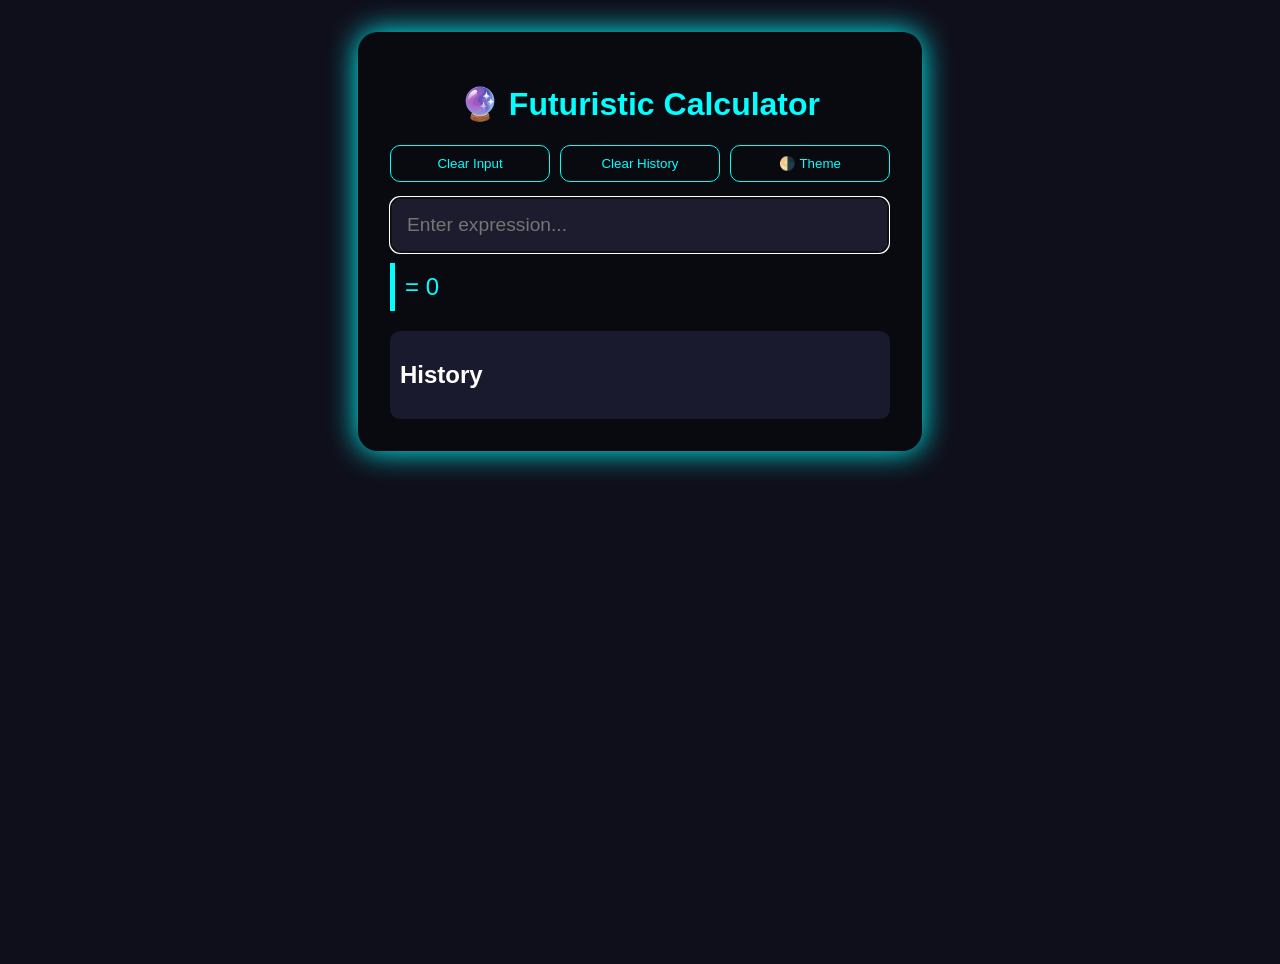
<file: Calculator/index.html>
<!DOCTYPE html>
<html lang="en">
<head>
  <meta charset="UTF-8" />
  <meta name="viewport" content="width=device-width, initial-scale=1.0"/>
  <title>Futuristic Calculator</title>
  <link rel="stylesheet" href="styles.css" />
</head>
<body>
  <div class="calculator">
    <h1>🔮 Futuristic Calculator</h1>

    <div class="controls">
      <button onclick="clearInput()">Clear Input</button>
      <button onclick="clearHistory()">Clear History</button>
      <button id="toggle-theme">🌗 Theme</button>
    </div>

    <input type="text" id="input" placeholder="Enter expression..." autofocus onkeydown="handleKey(event)" />
    <div id="output">= 0</div>

    <div class="history-wrapper">
      <h2>History</h2>
      <div id="history"></div>
    </div>
  </div>

  <script src="script.js"></script>
</body>
</html>
</file>
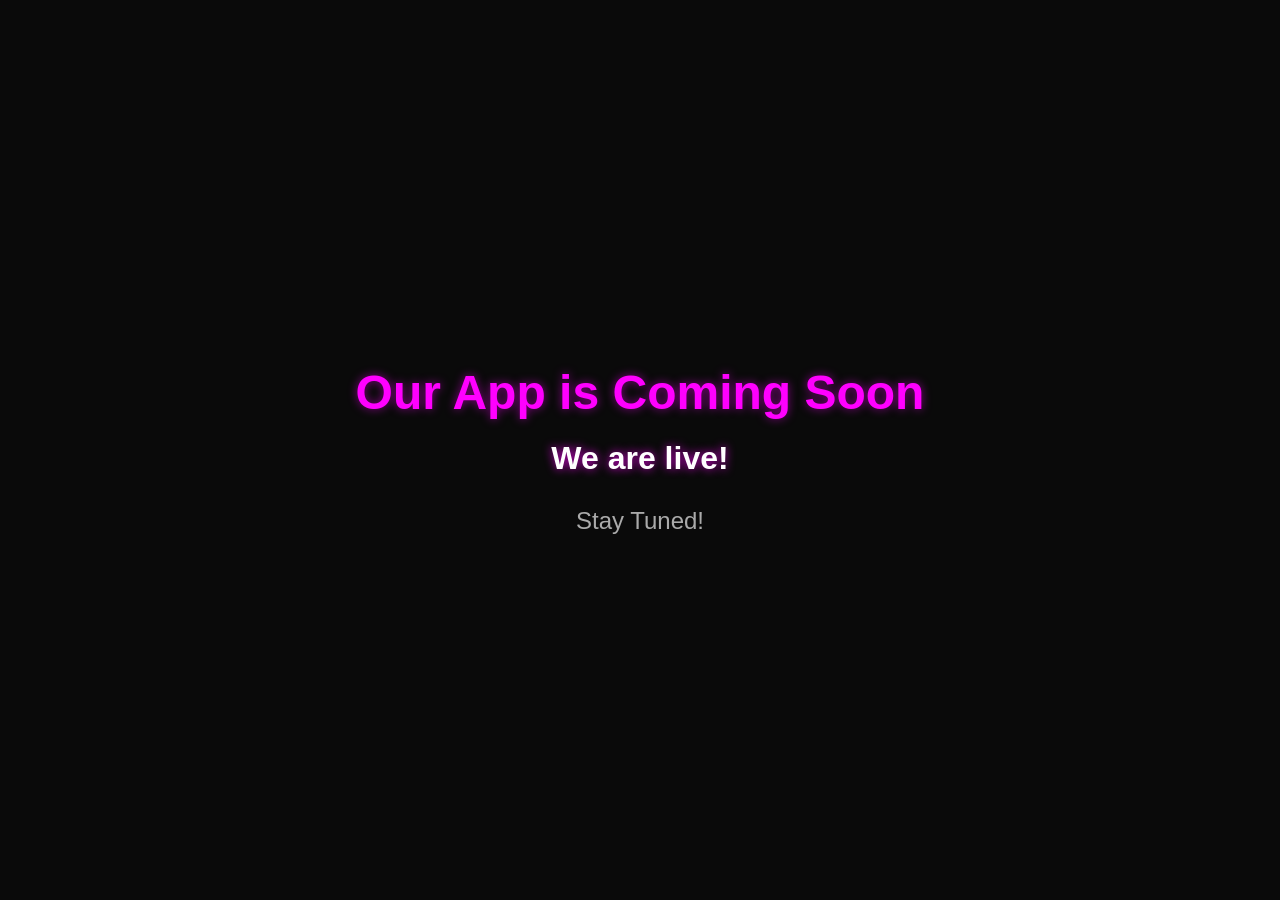
<file: Coming_Soon_Page/index.html>
<!DOCTYPE html>
<html lang="en">
<head>
    <meta charset="UTF-8">
    <meta name="viewport" content="width=device-width, initial-scale=1.0">
    <meta http-equiv="X-UA-Compatible" content="ie=edge">
    <title>Coming Soon</title>
    <!-- Link to External CSS -->
    <link rel="stylesheet" href="style.css">
</head>
<body>

<div class="container">
    <h1>Our App is Coming Soon</h1>
    <div class="countdown" id="countdown"></div>
    <div class="coming-soon-text">Stay Tuned!</div>
</div>

<!-- Link to External JavaScript -->
<script src="script.js"></script>

</body>
</html>
</file>
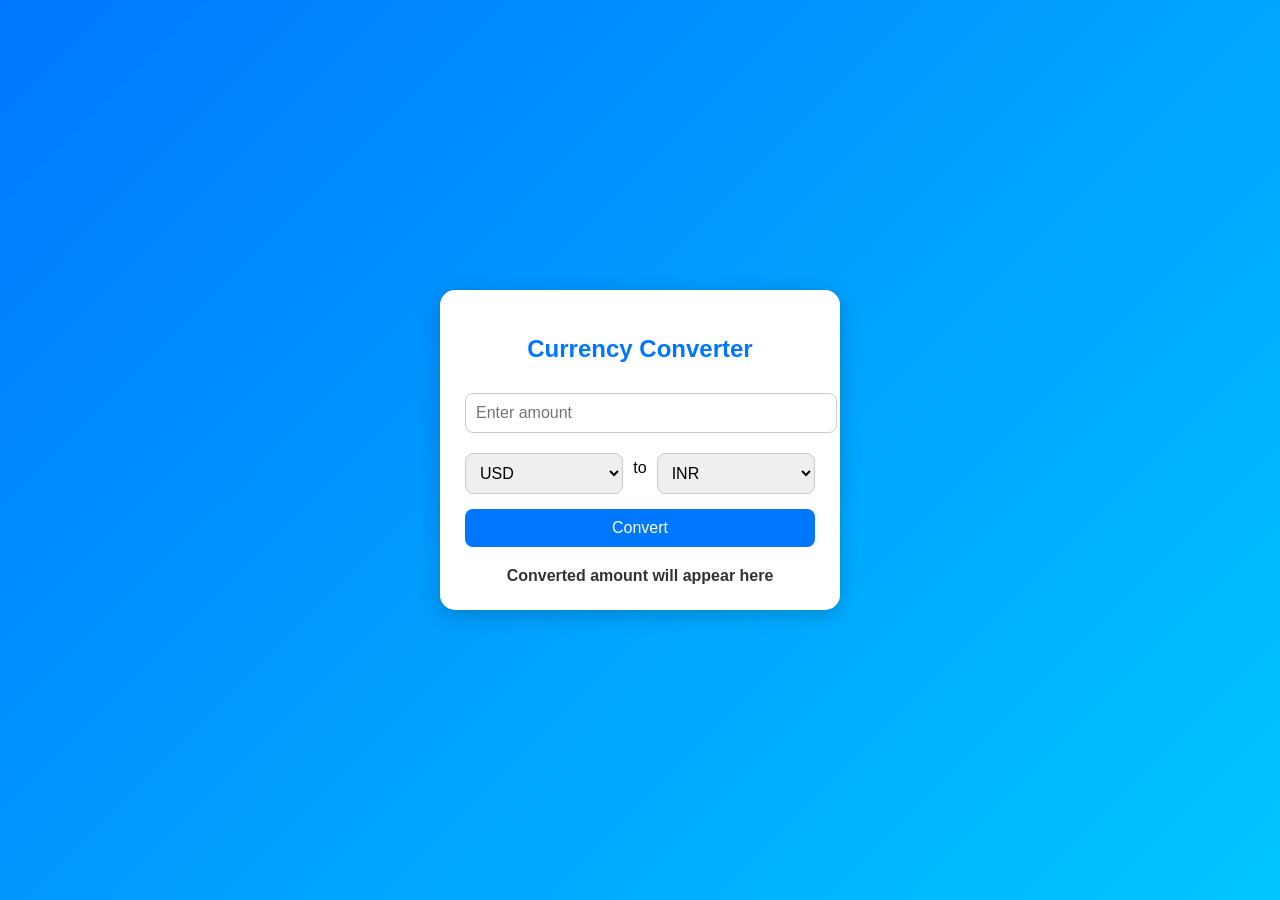
<file: Currency_Converter/index.html>
<!DOCTYPE html>
<html lang="en">
<head>
  <meta charset="UTF-8" />
  <meta name="viewport" content="width=device-width, initial-scale=1.0"/>
  <title>Simple Currency Converter</title>
  <link rel="stylesheet" href="styles.css" />
</head>
<body>
  <div class="container">
    <h2>Currency Converter</h2>
    
    <input type="number" id="amount" placeholder="Enter amount" />
    
    <div class="dropdowns">
      <select id="fromCurrency">
        <option value="USD">USD</option>
        <option value="INR">INR</option>
        <option value="EUR">EUR</option>
      </select>
      <span>to</span>
      <select id="toCurrency">
        <option value="INR">INR</option>
        <option value="USD">USD</option>
        <option value="EUR">EUR</option>
      </select>
    </div>

    <button id="convertBtn">Convert</button>
    
    <div id="result">Converted amount will appear here</div>
  </div>

  <script src="script.js"></script>
</body>
</html>
</file>
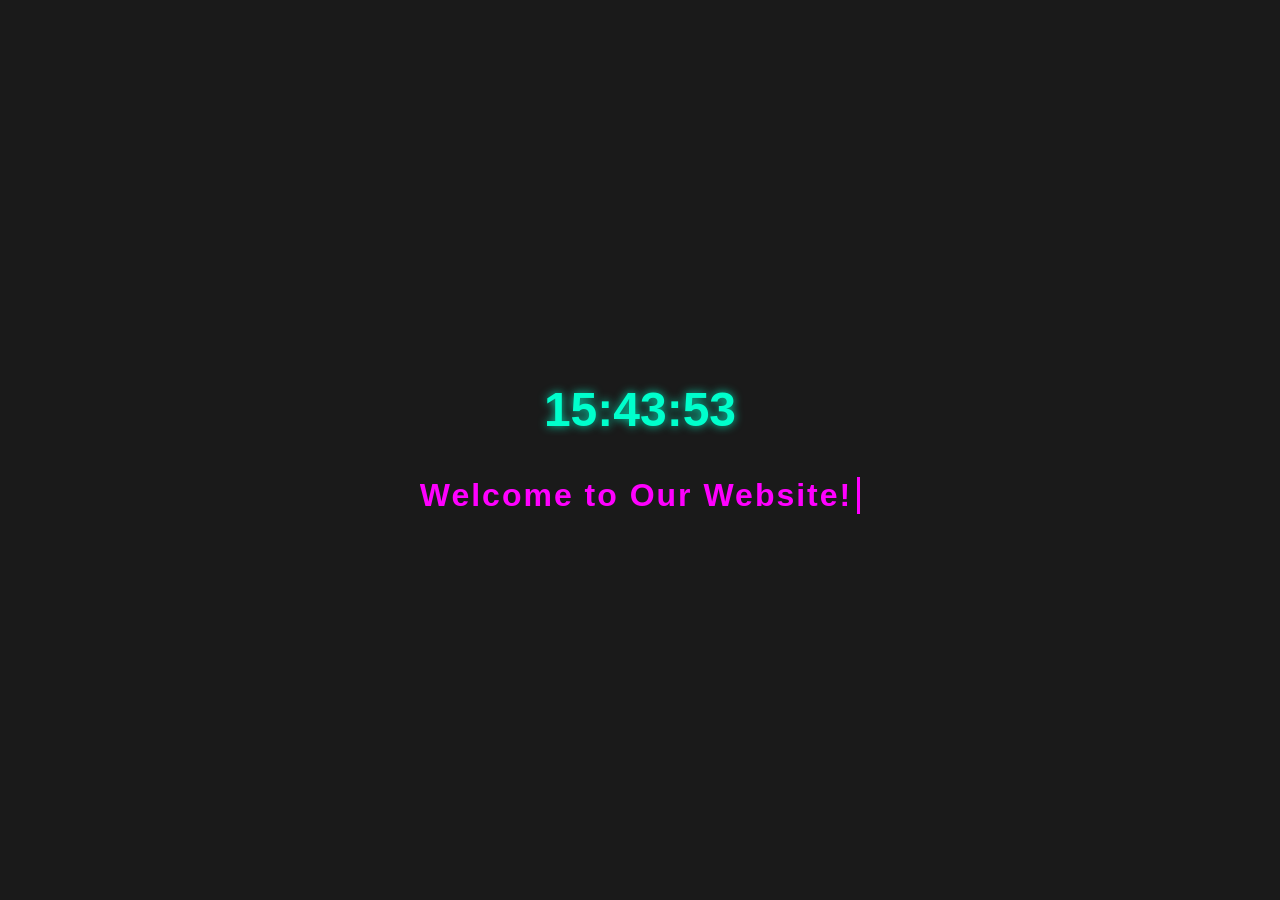
<file: Digital_Clock/index.html>
<!DOCTYPE html>
<html lang="en">
<head>
    <meta charset="UTF-8">
    <meta name="viewport" content="width=device-width, initial-scale=1.0">
    <meta http-equiv="X-UA-Compatible" content="ie=edge">
    <title>Digital Clock & Typing Text</title>
    <!-- Link to External CSS -->
    <link rel="stylesheet" href="style.css">
</head>
<body>

<div class="container">
    <!-- Digital Clock -->
    <div class="clock" id="digitalClock"></div>

    <!-- Typing Text Effect -->
    <div class="typing-text">
        <h2>Welcome to Our Website!</h2>
    </div>
</div>

<!-- Link to External JavaScript -->
<script src="script.js"></script>

</body>
</html>
</file>
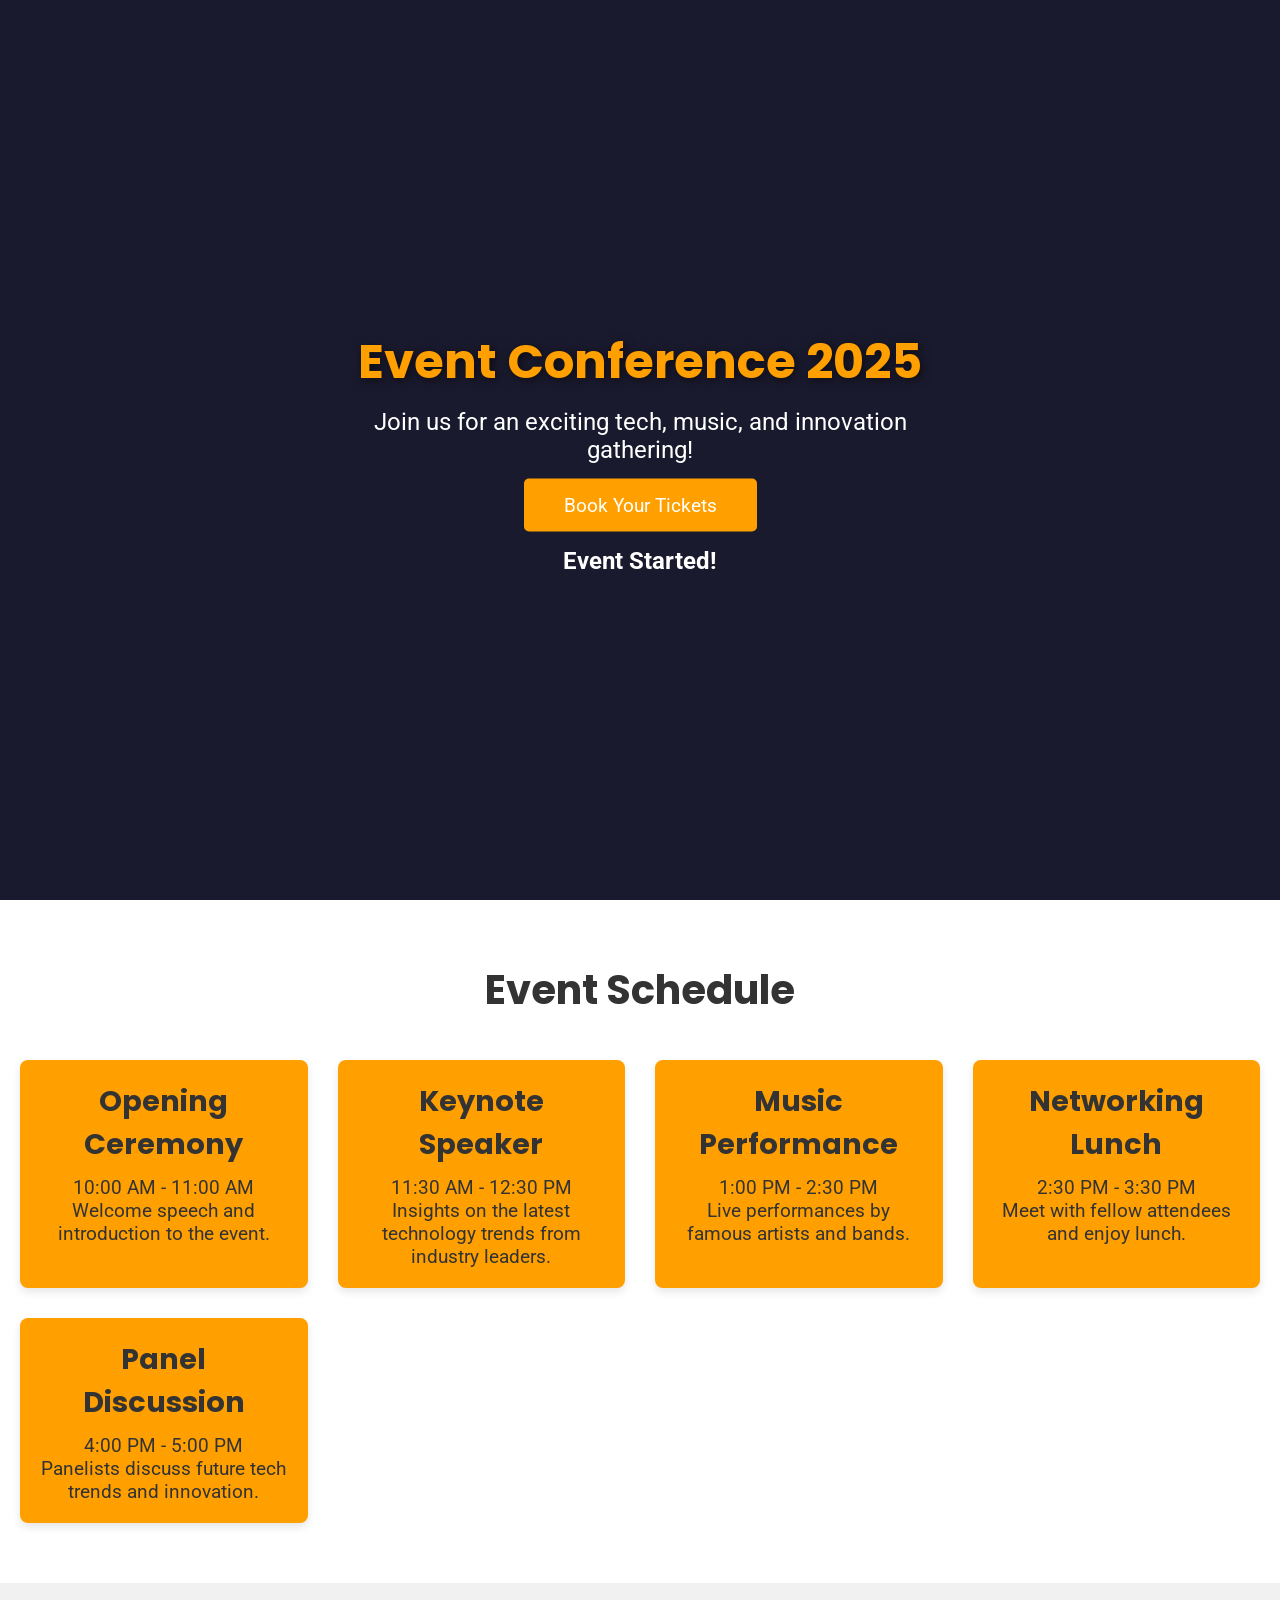
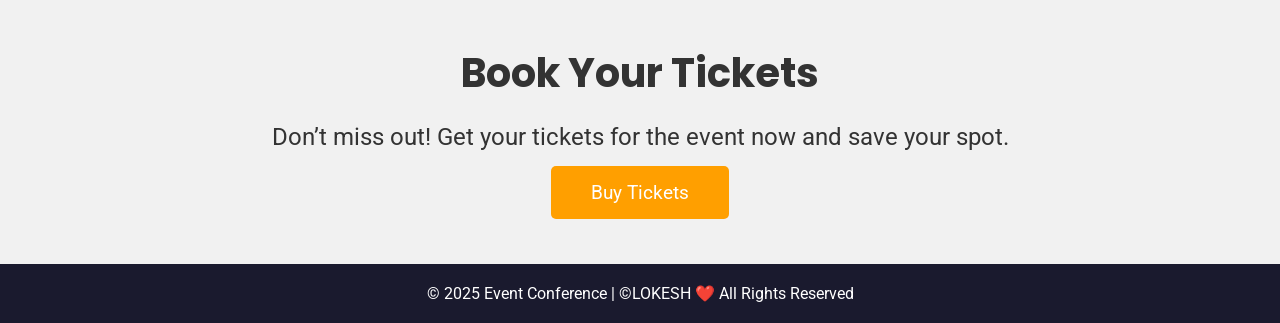
<file: Event_or_Conference_UI/index.html>
<!DOCTYPE html>
<html lang="en">
<head>
    <meta charset="UTF-8">
    <meta name="viewport" content="width=device-width, initial-scale=1.0">
    <meta http-equiv="X-UA-Compatible" content="ie=edge">
    <title>Event Conference 2025</title>
    <link rel="stylesheet" href="style.css">
    <link href="https://fonts.googleapis.com/css2?family=Roboto:wght@400;500&family=Poppins:wght@400;600&display=swap" rel="stylesheet">
</head>
<body>

    <!-- Header Section -->
    <header>
        <div class="hero">
            <h1>Event Conference 2025</h1>
            <p>Join us for an exciting tech, music, and innovation gathering!</p>
            <a href="#tickets" class="cta-btn">Book Your Tickets</a>
            <div id="countdown"></div>
        </div>
    </header>

    <!-- Schedule Section -->
    <section id="schedule" class="schedule">
        <h2>Event Schedule</h2>
        <div class="schedule-grid">
            <div class="schedule-item">
                <h3>Opening Ceremony</h3>
                <p>10:00 AM - 11:00 AM</p>
                <p>Welcome speech and introduction to the event.</p>
            </div>
            <div class="schedule-item">
                <h3>Keynote Speaker</h3>
                <p>11:30 AM - 12:30 PM</p>
                <p>Insights on the latest technology trends from industry leaders.</p>
            </div>
            <div class="schedule-item">
                <h3>Music Performance</h3>
                <p>1:00 PM - 2:30 PM</p>
                <p>Live performances by famous artists and bands.</p>
            </div>
            <div class="schedule-item">
                <h3>Networking Lunch</h3>
                <p>2:30 PM - 3:30 PM</p>
                <p>Meet with fellow attendees and enjoy lunch.</p>
            </div>
            <div class="schedule-item">
                <h3>Panel Discussion</h3>
                <p>4:00 PM - 5:00 PM</p>
                <p>Panelists discuss future tech trends and innovation.</p>
            </div>
        </div>
    </section>

    <!-- Ticket Booking Section -->
    <section id="tickets" class="tickets">
        <h2>Book Your Tickets</h2>
        <p>Don’t miss out! Get your tickets for the event now and save your spot.</p>
        <a href="#" class="cta-btn">Buy Tickets</a>
    </section>

    <!-- Footer Section -->
    <footer>
        <p>&copy; 2025 Event Conference | &copy;LOKESH ❤️ All Rights Reserved</p>
    </footer>

    <script src="script.js"></script>
</body>
</html>
</file>
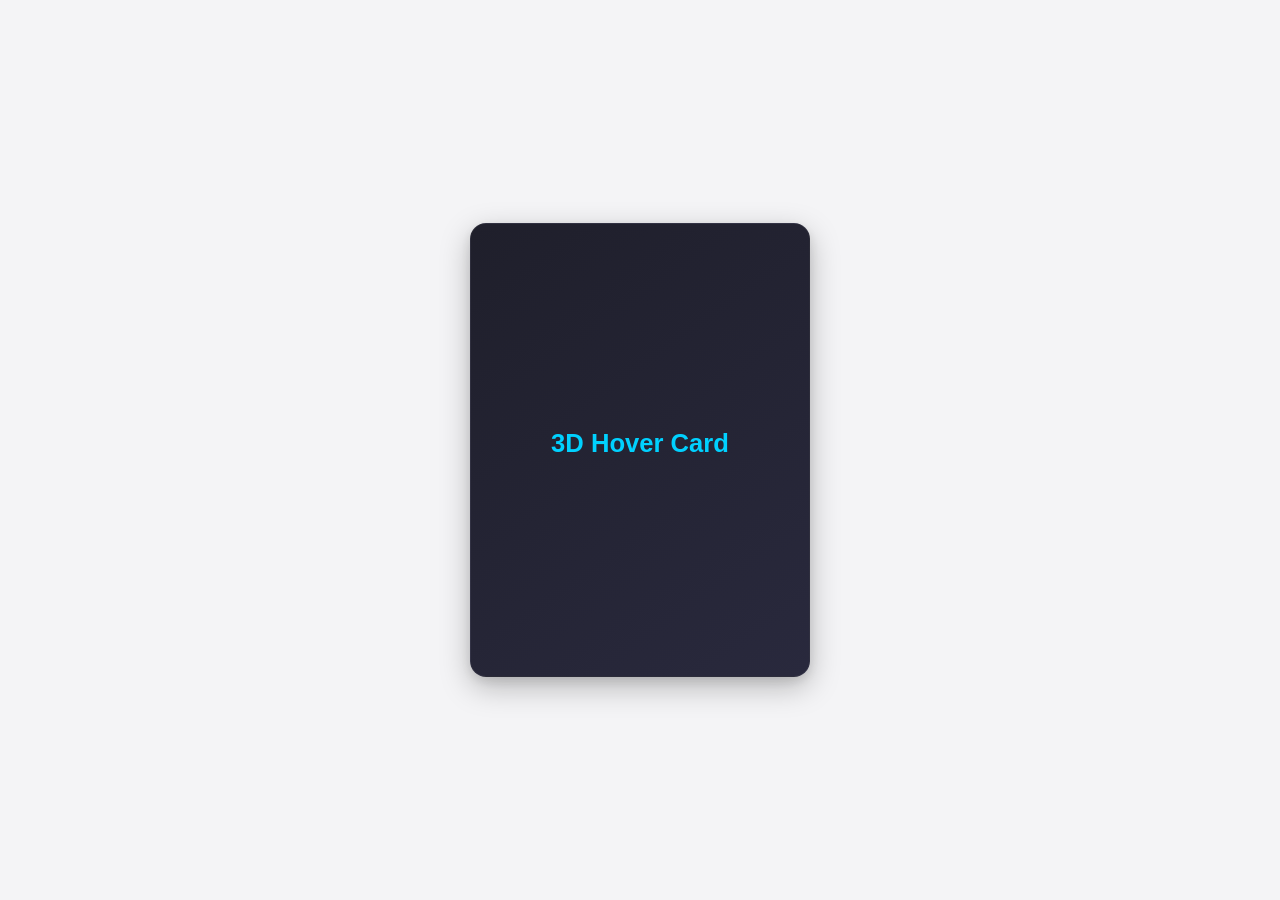
<file: Futuristic_3D_Hover_Card/index.html>
<!DOCTYPE html>
<html lang="en">

<head>
    <meta charset="UTF-8" />
    <meta name="viewport" content="width=device-width, initial-scale=1.0" />
    <title>Futuristic 3D Hover Card</title>
    <link rel="stylesheet" href="styles.css" />
</head>

<body>
    <div class="card">
        <div class="card-inner">
            <div class="card-front">
                <h2>3D Hover Card</h2>
            </div>
            <div class="card-back">
                <p>This is a clean 3D flip card with professional design.</p>
                <button>Flip Back</button>
            </div>
        </div>
    </div>


    <script src="script.js"></script>
</body>

</html>
</file>
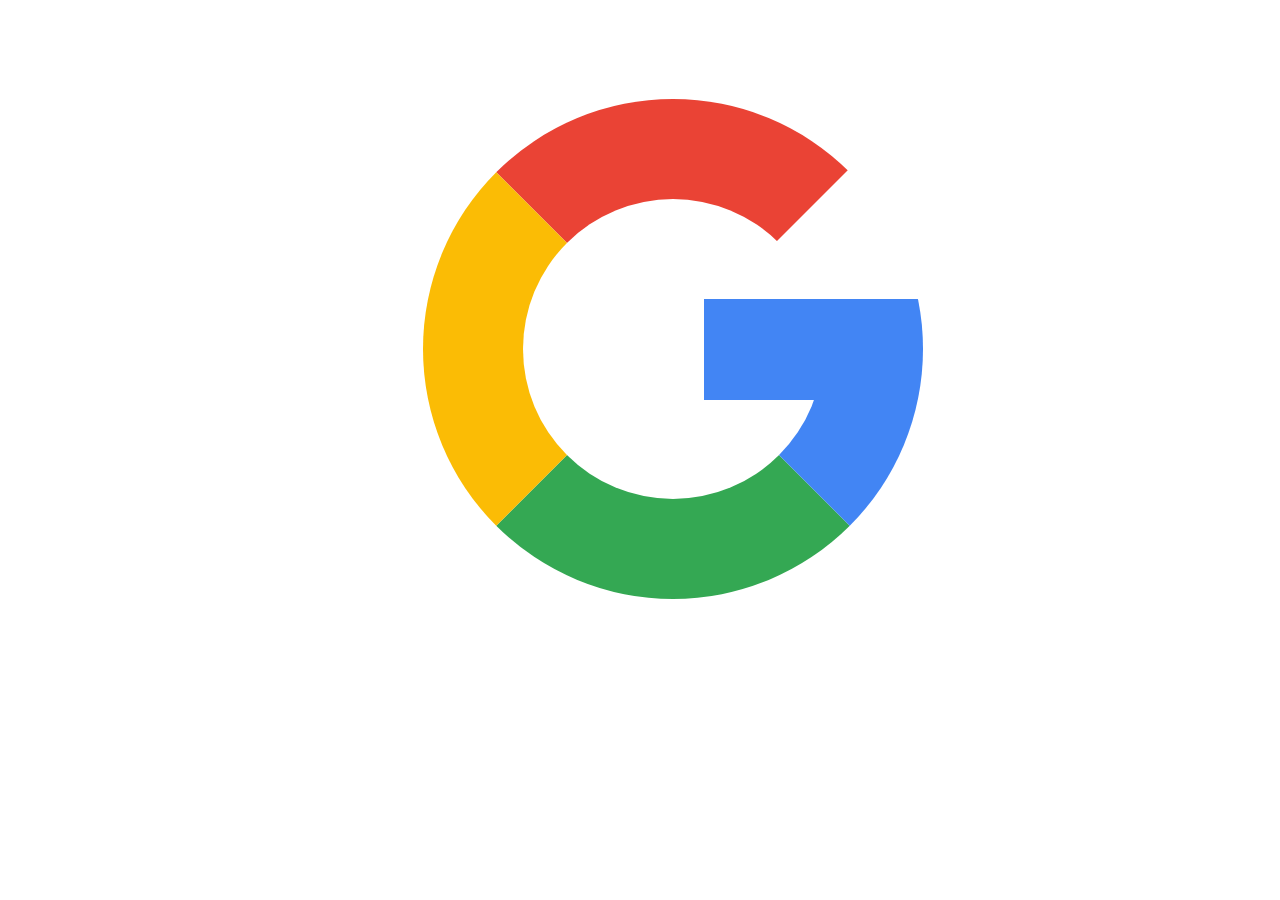
<file: Google_logo/index.html>
<!DOCTYPE html>
<html lang="en">
<head>
    <meta charset="UTF-8">
    <meta name="viewport" content="width=device-width, initial-scale=1.0">
    <title>Document</title>
    <link rel="stylesheet" href="./styles.css">
</head>
<body>
    <div>

    </div>
</body>
</html>
</file>
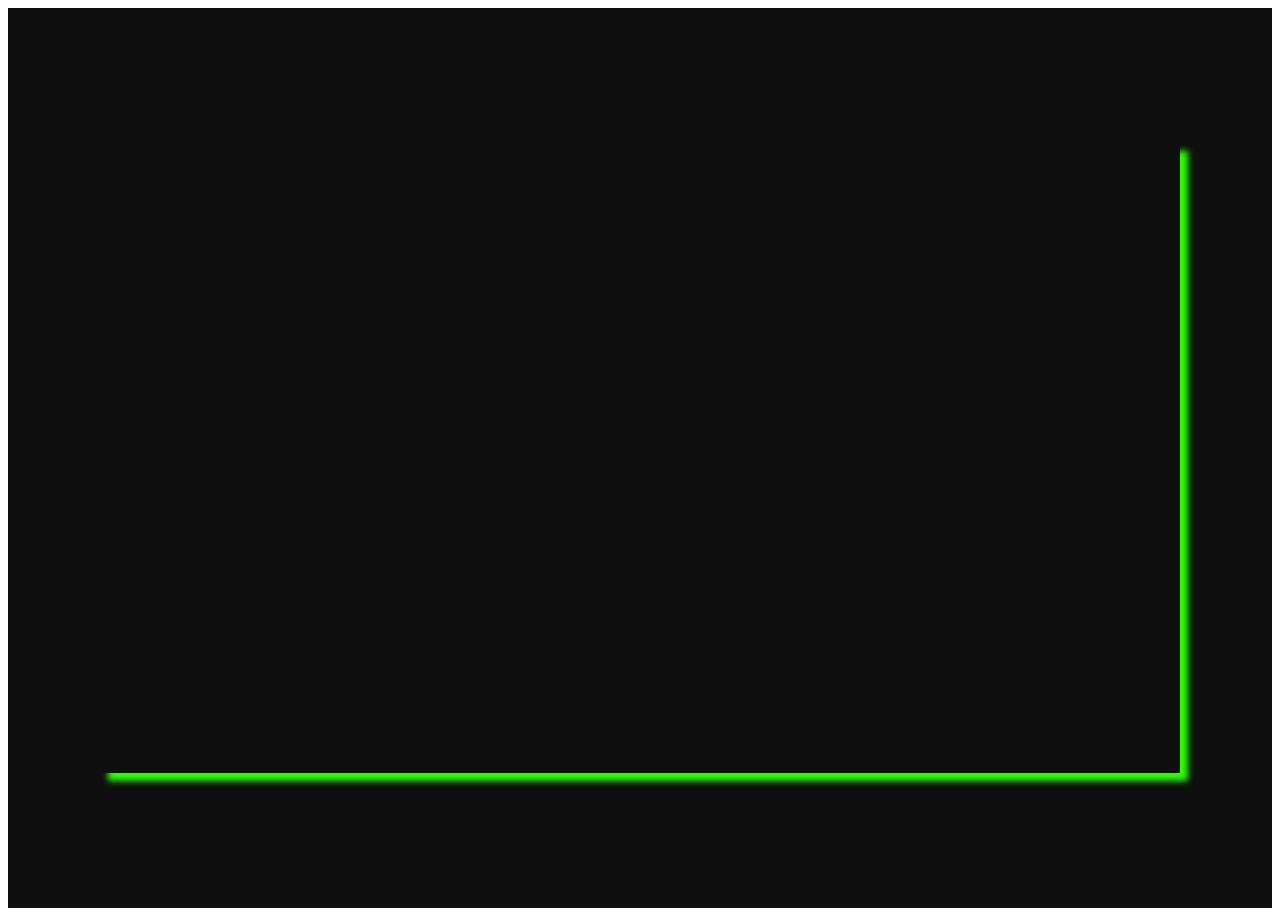
<file: Image_Animation/index.html>
<!DOCTYPE html>
<html lang="en">
<head>
    <meta charset="UTF-8">
    <meta name="viewport" content="width=device-width, initial-scale=1.0">
    <title>Document</title>
    <link rel="stylesheet" href="./styles.css">
</head>
<body>
    <section>
        <div>

        </div>
    </section>
</body>
</html>
</file>
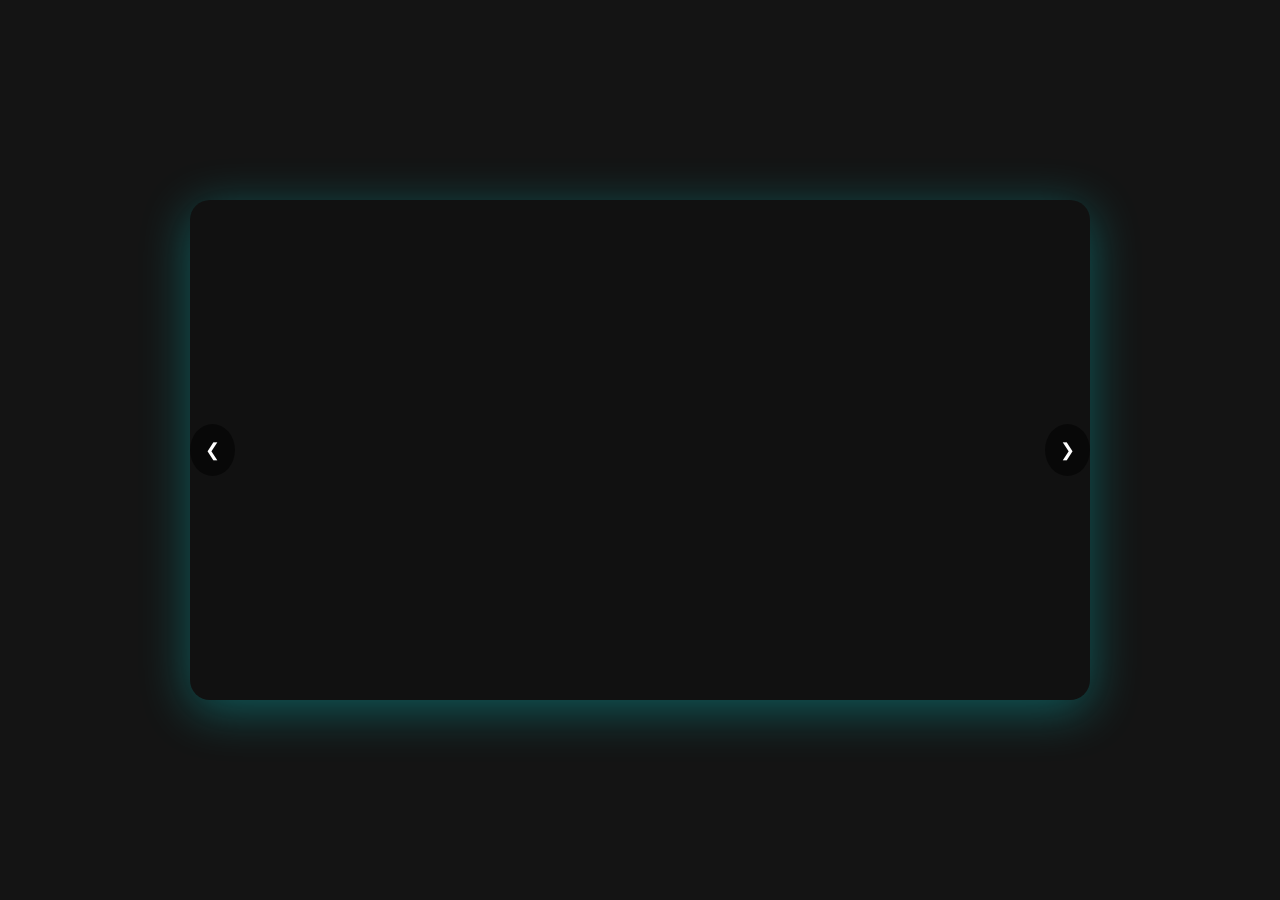
<file: Image_Slider/index.html>
<!DOCTYPE html>
<html lang="en">
<head>
    <meta charset="UTF-8">
    <meta name="viewport" content="width=device-width, initial-scale=1.0">
    <title>Futuristic Image Slider</title>
    <link rel="stylesheet" href="style.css">
</head>
<body>
    <div class="slider-container">
        <div class="slider">
            <div class="slides">
                <div class="slide fade" style="animation-delay: 0s;">
                    <img src="./Images/image-1.jpg" alt="Image 1">
                </div>
                <div class="slide fade" style="animation-delay: 5s;">
                    <img src="./Images/image-3.jpg" alt="Image 2">
                </div>
                <div class="slide fade" style="animation-delay: 10s;">
                    <img src="./Images/Image-2.jpg" alt="Image 3">
                </div>                
            </div>
        </div>
        <div class="slider-nav">
            <button class="prev" onclick="moveSlide(-1)">&#10094;</button>
            <button class="next" onclick="moveSlide(1)">&#10095;</button>
        </div>
    </div>

    <script src="script.js"></script>
</body>
</html>
</file>
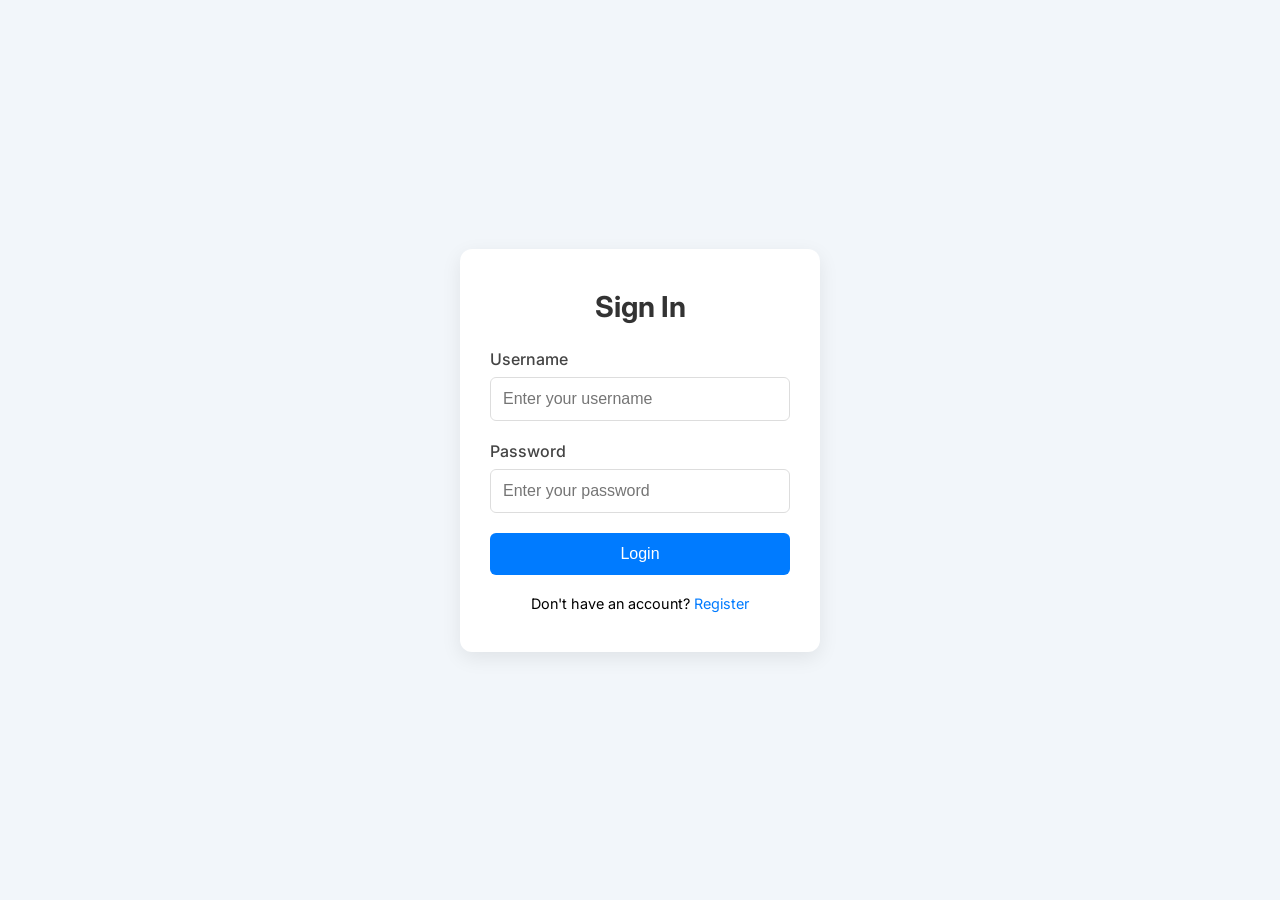
<file: Login_Page_with_JS/index.html>
<!DOCTYPE html>
<html lang="en">
<head>
  <meta charset="UTF-8" />
  <meta name="viewport" content="width=device-width, initial-scale=1.0"/>
  <title>Login & Register</title>
  <link rel="stylesheet" href="style.css" />
</head>
<body>
  <div class="auth-container">
    <div class="form-box">
      <!-- Login Form -->
      <form class="form login-form active" id="loginForm">
        <h2>Sign In</h2>
        <div class="form-group">
          <label for="login-username">Username</label>
          <input type="text" id="login-username" placeholder="Enter your username" required />
        </div>
        <div class="form-group">
          <label for="login-password">Password</label>
          <input type="password" id="login-password" placeholder="Enter your password" required />
        </div>
        <button type="submit">Login</button>
        <p class="switch-link">Don't have an account? <a href="#" id="showRegister">Register</a></p>
      </form>

      <!-- Register Form -->
      <form class="form register-form" id="registerForm">
        <h2>Create Account</h2>
        <div class="form-group">
          <label for="register-name">Full Name</label>
          <input type="text" id="register-name" placeholder="Enter your full name" required />
        </div>
        <div class="form-group">
          <label for="register-email">Email</label>
          <input type="email" id="register-email" placeholder="Enter your email" required />
        </div>
        <div class="form-group">
          <label for="register-password">Password</label>
          <input type="password" id="register-password" placeholder="Create a password" required />
        </div>
        <button type="submit">Register</button>
        <p class="switch-link">Already have an account? <a href="#" id="showLogin">Login</a></p>
      </form>
    </div>
  </div>

  <script>
    const loginForm = document.getElementById('loginForm');
    const registerForm = document.getElementById('registerForm');
    const showRegister = document.getElementById('showRegister');
    const showLogin = document.getElementById('showLogin');

    showRegister.onclick = (e) => {
      e.preventDefault();
      loginForm.classList.remove('active');
      registerForm.classList.add('active');
    };

    showLogin.onclick = (e) => {
      e.preventDefault();
      registerForm.classList.remove('active');
      loginForm.classList.add('active');
    };
  </script>
</body>
</html>
</file>
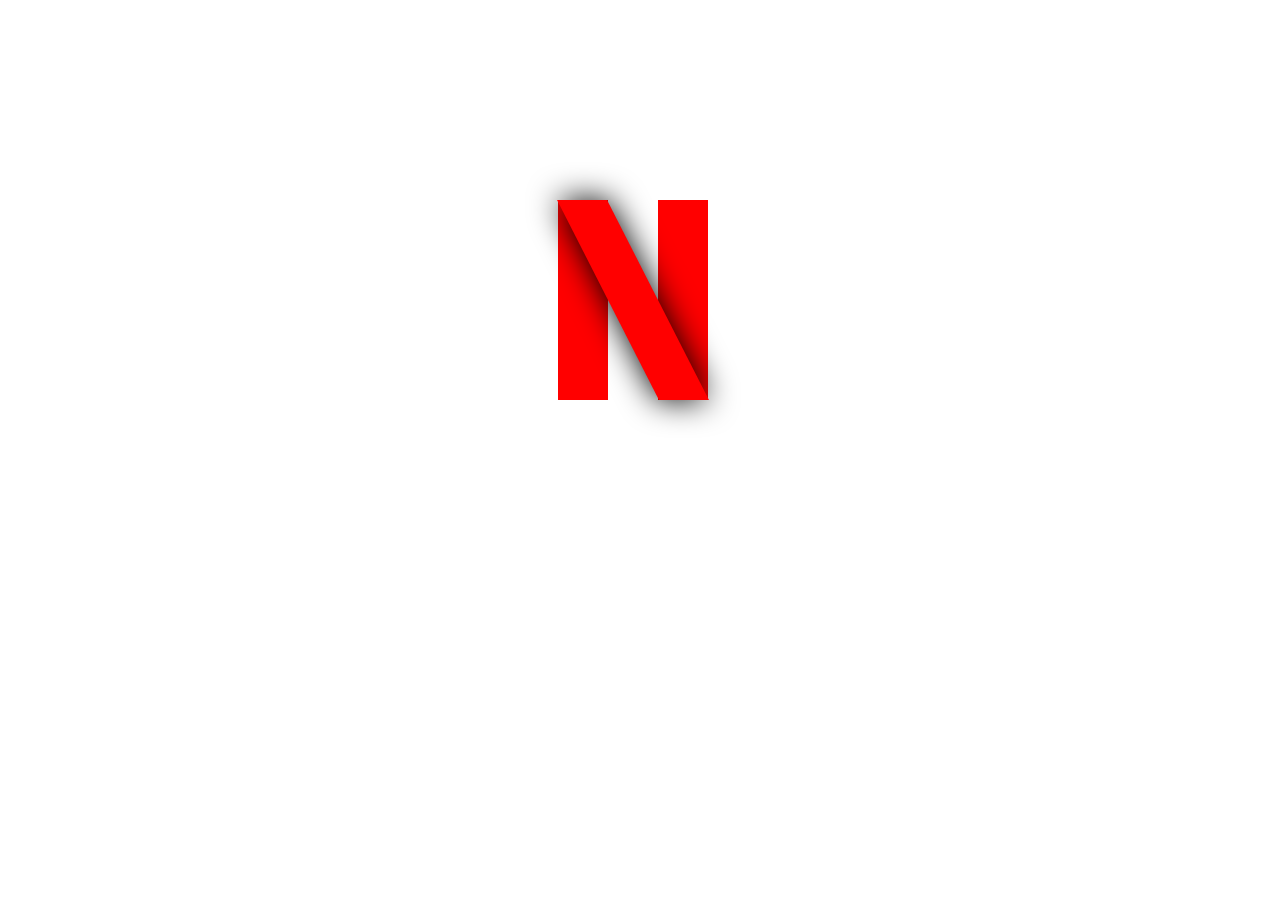
<file: Netflix_logo/index.html>
<!DOCTYPE html>
<html lang="en">

<head>
    <meta charset="UTF-8">
    <meta name="viewport" content="width=device-width, initial-scale=1.0">
    <title>Document</title>
    <link rel="stylesheet" href="./styles.css">
</head>

<body>
    <div class="logo"></div>
</body>

</html>
</file>
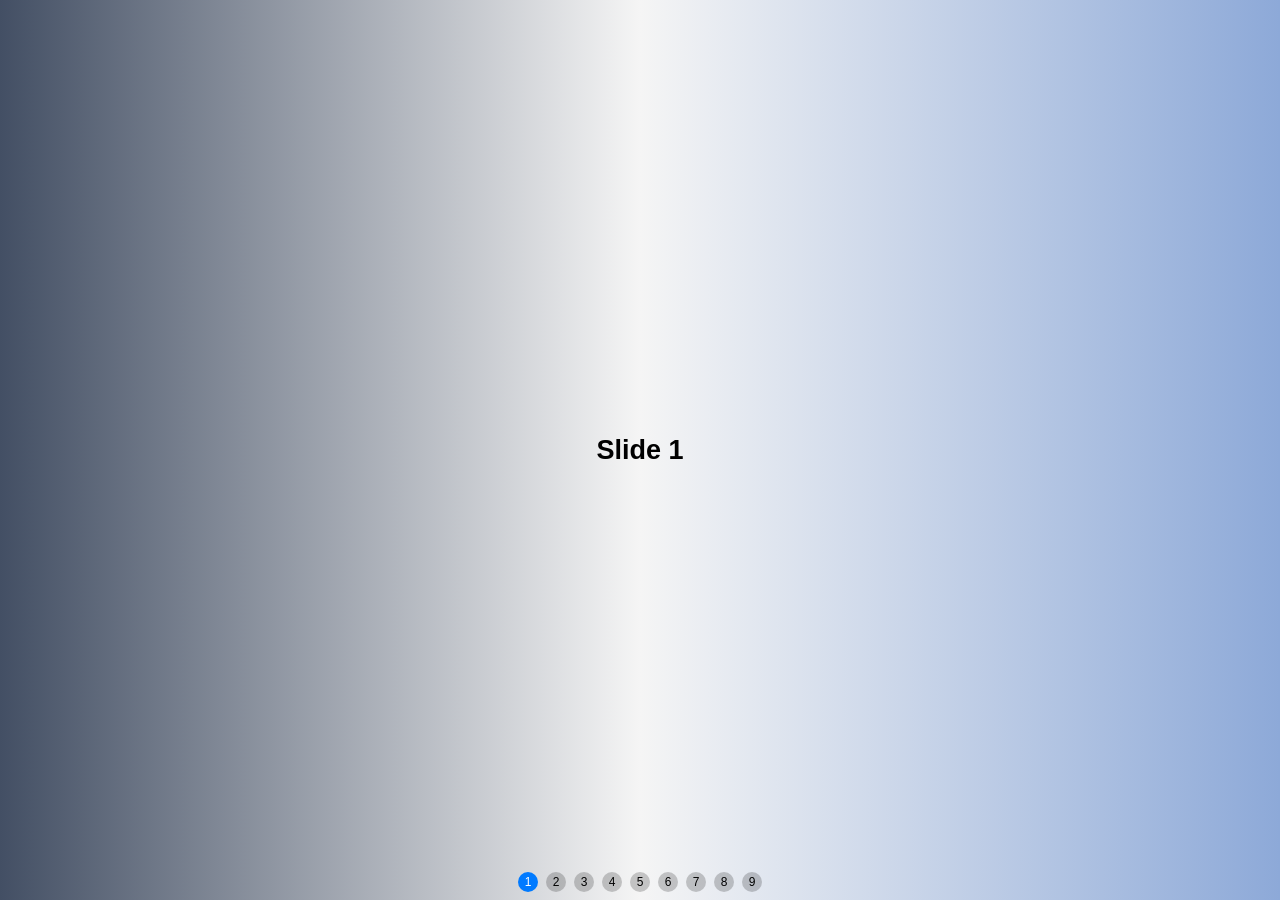
<file: Swipe_Effect/index.html>
<!DOCTYPE html>
<html lang="en">

<head>
  <meta charset="utf-8" />
  <title>Swiper demo</title>
  <meta name="viewport" content="width=device-width, initial-scale=1, minimum-scale=1, maximum-scale=1" />
  <!-- Link Swiper's CSS -->
  <link rel="stylesheet" href="https://cdn.jsdelivr.net/npm/swiper@11/swiper-bundle.min.css" />

  <!-- Demo styles -->
  <style>
    html,
    body {
      position: relative;
      height: 100%;
    }

    body {
      background: #eee;
      font-family: Helvetica Neue, Helvetica, Arial, sans-serif;
      font-size: 14px;
      color: #000;
      margin: 0;
      padding: 0;
    }

    .swiper {
      width: 100%;
      height: 100%;
    }

    .swiper-slide {
      text-align: center;
      font-size: 18px;
      background: linear-gradient(to right,#434f64, whitesmoke, #8da9d8);
      display: flex;
      justify-content: center;
      align-items: center;
    }

    .swiper-slide img {
      display: block;
      width: 100%;
      height: 100%;
      object-fit: cover;
    }

    .swiper-pagination-bullet {
      width: 20px;
      height: 20px;
      text-align: center;
      line-height: 20px;
      font-size: 12px;
      color: #000;
      opacity: 1;
      background: rgba(0, 0, 0, 0.2);
    }

    .swiper-pagination-bullet-active {
      color: #fff;
      background: #007aff;
    }
  </style>
</head>

<body>
  <!-- Swiper -->
  <div class="swiper mySwiper">
    <div class="swiper-wrapper">
      <div class="swiper-slide"><h2>Slide 1</h2></div>
      <div class="swiper-slide"><h2>Slide 2</h2></div>
      <div class="swiper-slide"><h2>Slide 3</h2></div>
      <div class="swiper-slide"><h2>Slide 4</h2></div>
      <div class="swiper-slide"><h2>Slide 5</h2></div>
      <div class="swiper-slide"><h2>Slide 6</h2></div>
      <div class="swiper-slide"><h2>Slide 7</h2></div>
      <div class="swiper-slide"><h2>Slide 8</h2></div>
      <div class="swiper-slide"><h2>Slide 9</h2></div>
    </div>
    <div class="swiper-pagination"></div>
  </div>

  <!-- Swiper JS -->
  <script src="https://cdn.jsdelivr.net/npm/swiper@11/swiper-bundle.min.js"></script>

  <!-- Initialize Swiper -->
  <script>
    var swiper = new Swiper(".mySwiper", {
      pagination: {
        el: ".swiper-pagination",
        clickable: true,
        renderBullet: function (index, className) {
          return '<span class="' + className + '">' + (index + 1) + "</span>";
        },
      },
    });
  </script>
</body>

</html>
</file>
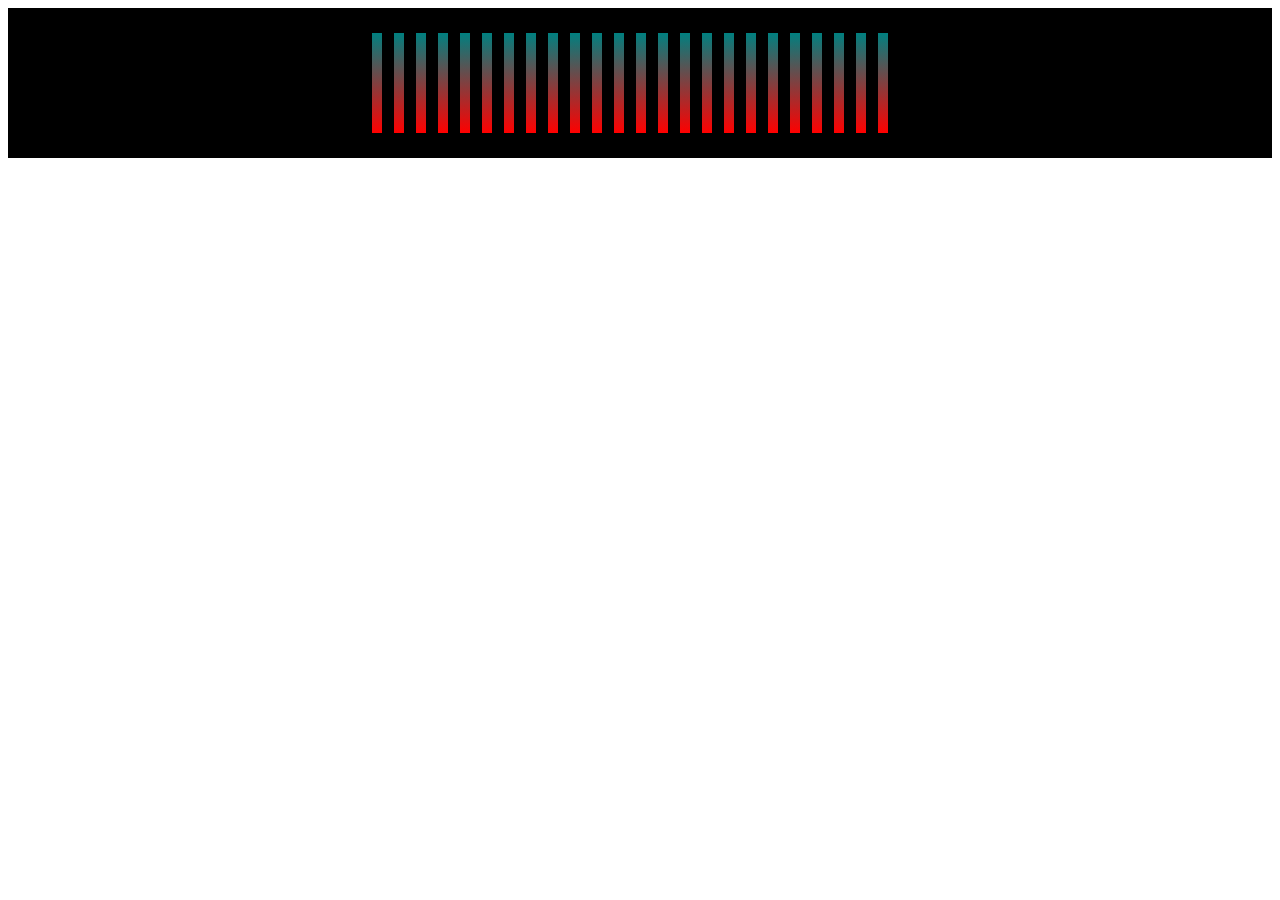
<file: Wave_Animation/index.html>
<!DOCTYPE html>
<html lang="en">

<head>
    <meta charset="UTF-8">
    <meta name="viewport" content="width=device-width, initial-scale=1.0">
    <title>Document</title>
    <link rel="stylesheet" href="./styles.css">
</head>

<body>
    <section>
        <div>
            <div class="wave"></div>
            <div class="wave"></div>
            <div class="wave"></div>
            <div class="wave"></div>
            <div class="wave"></div>
            <div class="wave"></div>
            <div class="wave"></div>
            <div class="wave"></div>
            <div class="wave"></div>
            <div class="wave"></div>
            <div class="wave"></div>
            <div class="wave"></div>
            <div class="wave"></div>
            <div class="wave"></div>
            <div class="wave"></div>
            <div class="wave"></div>
            <div class="wave"></div>
            <div class="wave"></div>
            <div class="wave"></div>
            <div class="wave"></div>
            <div class="wave"></div>
            <div class="wave"></div>
            <div class="wave"></div>
            <div class="wave"></div> -->
        </div>
    </section>
</body>

</html>
</file>
<file: Calculator/styles.css>
:root {
  --bg-color: #0f0f1b;
  --primary: #00ffff;
  --text-color: #fff;
  --input-bg: #1c1c2e;
}

body {
  margin: 0;
  padding: 2rem;
  font-family: 'Segoe UI', sans-serif;
  background-color: var(--bg-color);
  color: var(--text-color);
  display: flex;
  justify-content: center;
  align-items: flex-start;
  min-height: 100vh;
  transition: all 0.3s;
}

body.light-mode {
  --bg-color: #f9f9fb;
  --primary: #4a90e2;
  --text-color: #1c1c1c;
  --input-bg: #ffffff;
}

body.light-mode {
  background-color: var(--bg-color);
  color: var(--text-color);
}

body.light-mode .calculator {
  background: #ffffff;
  box-shadow: 0 0 25px rgba(0, 0, 0, 0.15);
  border: 1px solid #ddd;
}

body.light-mode input[type="text"] {
  background-color: var(--input-bg);
  color: var(--text-color);
  border: 2px solid var(--primary);
}

body.light-mode #output {
  color: var(--primary);
  border-left: 5px solid var(--primary);
}

body.light-mode .history-wrapper {
  background: #f1f3f7;
}

body.light-mode #history div {
  border-bottom: 1px solid #ccc;
}

body.light-mode .controls button {
  color: var(--primary);
  border-color: var(--primary);
  background-color: #f0f4ff;
}

body.light-mode .controls button:hover {
  background-color: var(--primary);
  color: #fff;
}

.calculator {
  background: rgba(0, 0, 0, 0.4);
  padding: 2rem;
  border-radius: 20px;
  box-shadow: 0 0 30px var(--primary);
  max-width: 500px;
  width: 100%;
}

h1 {
  text-align: center;
  color: var(--primary);
}

input[type="text"] {
  width: 93%;
  padding: 15px;
  font-size: 1.2rem;
  background: var(--input-bg);
  color: var(--text-color);
  border: 2px solid var(--primary);
  border-radius: 10px;
  margin-bottom: 10px;
}

#output {
  font-size: 1.5rem;
  padding: 10px;
  color: var(--primary);
  border-left: 5px solid var(--primary);
  margin-bottom: 20px;
}

.history-wrapper {
  background: #1a1a2e;
  padding: 10px;
  border-radius: 10px;
  max-height: 200px;
  overflow-y: auto;
}

#history div {
  padding: 5px;
  border-bottom: 1px solid #333;
}

.controls {
  display: flex;
  gap: 10px;
  flex-wrap: wrap;
  margin-bottom: 15px;
}

.controls button {
  flex: 1;
  padding: 10px;
  background: transparent;
  color: var(--primary);
  border: 1px solid var(--primary);
  border-radius: 10px;
  cursor: pointer;
  transition: background 0.3s;
}

.controls button:hover {
  background: var(--primary);
  color: #000;
}

body.light-mode {
  --bg-color: #f1f1f1;
  --primary: #007bff;
  --text-color: #111;
  --input-bg: #fff;
}

body.light-mode .calculator {
  box-shadow: 0 0 15px rgba(0, 0, 0, 0.1);
}

body.light-mode #output {
  border-left: 5px solid var(--primary);
}

.history-item {
  display: flex;
  justify-content: space-between;
  font-size: 0.95rem;
}

.history-item small {
  opacity: 0.6;
  font-size: 0.75rem;
}

#history.hidden {
  display: none;
}

@media (max-width: 500px) {
  .controls {
    flex-direction: column;
  }
}
</file>
<file: Coming_Soon_Page/style.css>
/* Reset default margin and padding */
* {
    margin: 0;
    padding: 0;
    box-sizing: border-box;
}

body {
    font-family: Arial, sans-serif;
    background-color: #0a0a0a;
    color: #fff;
    text-align: center;
    margin: 0;
    padding: 0;
}

.container {
    display: flex;
    flex-direction: column;
    justify-content: center;
    align-items: center;
    height: 100vh;
    text-align: center;
}

h1 {
    font-size: 3em;
    font-weight: bold;
    margin: 0;
    color: #ff00ff;
    text-shadow: 0 0 10px rgba(255, 0, 255, 0.5);
}

.countdown {
    font-size: 2em;
    margin: 20px 0;
    font-weight: bold;
    color: #fff;
    text-shadow: 0 0 10px rgba(255, 0, 255, 0.8);
}

.coming-soon-text {
    font-size: 1.5em;
    color: #aaa;
    margin-top: 10px;
}

.neon-text {
    color: #ff00ff;
    text-shadow: 0 0 10px rgba(255, 0, 255, 0.8), 0 0 20px rgba(255, 0, 255, 0.6);
}

/* Responsive design */
@media (max-width: 768px) {
    h1 {
        font-size: 2.5em;
    }

    .countdown {
        font-size: 1.5em;
    }

    .coming-soon-text {
        font-size: 1.2em;
    }
}

@media (max-width: 480px) {
    h1 {
        font-size: 2em;
    }

    .countdown {
        font-size: 1.2em;
    }

    .coming-soon-text {
        font-size: 1em;
    }
}
</file>
<file: Currency_Converter/styles.css>
body {
  margin: 0;
  padding: 0;
  font-family: 'Segoe UI', sans-serif;
  background: linear-gradient(135deg, #0077ff, #00c6ff);
  height: 100vh;
  display: flex;
  justify-content: center;
  align-items: center;
}

.container {
  background: white;
  padding: 25px;
  border-radius: 15px;
  box-shadow: 0 5px 20px rgba(0,0,0,0.2);
  width: 90%;
  max-width: 350px;
  text-align: center;
}

h2 {
  margin-bottom: 20px;
  color: #0077ff;
}

input, select, button {
  width: 100%;
  padding: 10px;
  margin-top: 10px;
  font-size: 1em;
  border-radius: 8px;
  border: 1px solid #ccc;
}

button {
  background-color: #0077ff;
  color: white;
  border: none;
  cursor: pointer;
  margin-top: 15px;
  transition: background 0.3s;
}

button:hover {
  background-color: #005dc1;
}

#result {
  margin-top: 20px;
  font-weight: bold;
  color: #333;
}

.dropdowns {
  display: flex;
  align-items: center;
  justify-content: space-between;
  gap: 10px;
  margin-top: 10px;
}
</file>
<file: Digital_Clock/style.css>
/* Global Reset */
* {
    margin: 0;
    padding: 0;
    box-sizing: border-box;
}

body {
    font-family: 'Arial', sans-serif;
    background-color: #1a1a1a;
    color: #fff;
    display: flex;
    justify-content: center;
    align-items: center;
    height: 100vh;
    text-align: center;
    flex-direction: column;
    padding: 20px;
}

/* Container */
.container {
    display: flex;
    flex-direction: column;
    align-items: center;
}

/* Digital Clock Styling */
.clock {
    font-size: 3em;
    font-weight: bold;
    color: #00ffcc;
    text-shadow: 0 0 10px rgba(0, 255, 204, 0.8);
    margin-bottom: 20px;
}

/* Typing Text Effect */
.typing-text h2 {
    font-size: 2em;
    color: #ff00ff;
    font-weight: 600;
    letter-spacing: 2px;
    margin-top: 20px;
    border-right: 3px solid #ff00ff;
    display: inline-block;
    padding-right: 5px;
    white-space: nowrap;
    overflow: hidden;
    width: 0;
    animation: typing 4s steps(40) 1s forwards, blink 0.75s step-end infinite;
}

/* Typing Animation */
@keyframes typing {
    from {
        width: 0;
    }
    to {
        width: 100%;
    }
}

/* Blink Animation */
@keyframes blink {
    50% {
        border-color: transparent;
    }
}

/* Responsive Design */
@media (max-width: 768px) {
    .clock {
        font-size: 2.5em;
    }

    .typing-text h2 {
        font-size: 1.8em;
    }
}

@media (max-width: 480px) {
    .clock {
        font-size: 2em;
    }

    .typing-text h2 {
        font-size: 1.5em;
    }
}
</file>
<file: Event_or_Conference_UI/style.css>
/* Global Reset */
* {
    margin: 0;
    padding: 0;
    box-sizing: border-box;
}

body {
    font-family: 'Roboto', sans-serif;
    background-color: #f5f5f5;
    color: #333;
}

h1, h2, h3 {
    font-family: 'Poppins', sans-serif;
}

/* Header Section */
header {
    background-color: #1a1a2e;
    color: white;
    padding: 80px 20px;
    text-align: center;
    position: relative;
    background-image: url('https://via.placeholder.com/1600x800');
    background-size: cover;
    background-position: center;
    height: 100vh;
}

header .hero {
    position: absolute;
    top: 50%;
    left: 50%;
    transform: translate(-50%, -50%);
}

header h1 {
    font-size: 3em;
    margin-bottom: 10px;
    color: #ff9f00;
    text-shadow: 2px 2px 10px rgba(0, 0, 0, 0.6);
    animation: fadeIn 2s ease-out;
}

header p {
    font-size: 1.5em;
    margin-bottom: 30px;
    color: #fff;
    animation: fadeIn 3s ease-out;
}

.cta-btn {
    padding: 15px 40px;
    background-color: #ff9f00;
    color: white;
    font-size: 1.2em;
    border-radius: 5px;
    text-decoration: none;
    transition: background-color 0.3s ease;
}

.cta-btn:hover {
    background-color: #e68900;
}

#countdown {
    font-size: 1.5em;
    margin-top: 30px;
    color: white;
    font-weight: bold;
}

/* Schedule Section */
.schedule {
    background-color: #fff;
    padding: 60px 20px;
    text-align: center;
}

.schedule h2 {
    font-size: 2.5em;
    margin-bottom: 40px;
    color: #333;
}

.schedule-grid {
    display: grid;
    grid-template-columns: repeat(auto-fill, minmax(250px, 1fr));
    gap: 30px;
}

.schedule-item {
    background-color: #ff9f00;
    padding: 20px;
    border-radius: 8px;
    box-shadow: 0 4px 8px rgba(0, 0, 0, 0.1);
    transition: transform 0.3s ease;
}

.schedule-item:hover {
    transform: scale(1.05);
}

.schedule-item h3 {
    font-size: 1.8em;
    margin-bottom: 10px;
}

.schedule-item p {
    font-size: 1.2em;
}

/* Ticket Section */
.tickets {
    background-color: #f1f1f1;
    padding: 60px 20px;
    text-align: center;
}

.tickets h2 {
    font-size: 2.5em;
    margin-bottom: 20px;
}

.tickets p {
    font-size: 1.5em;
    margin-bottom: 30px;
}

footer {
    background-color: #1a1a2e;
    color: white;
    text-align: center;
    padding: 20px;
}

@keyframes fadeIn {
    0% {
        opacity: 0;
        transform: translateY(-20px);
    }
    100% {
        opacity: 1;
        transform: translateY(0);
    }
}

/* Responsive Design */
@media (max-width: 768px) {
    header h1 {
        font-size: 2.5em;
    }

    header p {
        font-size: 1.2em;
    }

    .schedule-grid {
        grid-template-columns: repeat(auto-fill, minmax(200px, 1fr));
    }

    .cta-btn {
        font-size: 1.1em;
        padding: 12px 30px;
    }

    .tickets p {
        font-size: 1.2em;
    }
}
</file>
<file: Futuristic_3D_Hover_Card/styles.css>
* {
  margin: 0;
  padding: 0;
  box-sizing: border-box;
}

body {
  height: 100vh;
  background: #f4f4f6;
  display: flex;
  justify-content: center;
  align-items: center;
  font-family: 'Segoe UI', sans-serif;
  color: #333;
}

.card {
  width: 100%;
  max-width: 340px;
  aspect-ratio: 3 / 4;
  perspective: 1000px;
}

.card-inner {
  width: 100%;
  height: 100%;
  position: relative;
  transform-style: preserve-3d;
  transition: transform 0.6s ease;
}

.card:hover .card-inner {
  transform: rotateY(180deg);
}

.card-front,
.card-back {
  position: absolute;
  width: 100%;
  height: 100%;
  border-radius: 16px;
  padding: 24px;
  display: flex;
  flex-direction: column;
  justify-content: center;
  align-items: center;
  text-align: center;
  backface-visibility: hidden;

  background: linear-gradient(145deg, #1f1f2b, #29293d);
  color: #f2f2f2;
  border: 1px solid rgba(255, 255, 255, 0.05);
  box-shadow:
    0 10px 30px rgba(0, 0, 0, 0.25),
    0 4px 12px rgba(0, 0, 0, 0.1);
  transition: transform 0.6s ease, box-shadow 0.3s ease;
}

.card-front {
  z-index: 2;
}

.card-back {
  transform: rotateY(180deg);
}

h2 {
  color: #00d1ff;
  font-size: 1.6rem;
  margin-bottom: 12px;
}

p {
  color: #ccc;
  font-size: 0.95rem;
  line-height: 1.5;
}

button {
  padding: 10px 16px;
  font-size: 0.95rem;
  background: #2c3e50;
  margin-top: 2em;
  color: #fff;
  border: none;
  border-radius: 6px;
  cursor: pointer;
  transition: background 0.3s ease;
}

button:hover {
  background: #1a252f;
}

/* Responsive */
@media (max-width: 480px) {
  .card {
    max-width: 90%;
  }

  h2 {
    font-size: 1.4rem;
  }

  p, button {
    font-size: 0.9rem;
  }
}
</file>
<file: Google_logo/styles.css>
div{
    position: relative;
    height: 300px;
    width: 300px;
    /* border-top: 100px solid red;
    border-right: 100px solid navy;
    border-left: 100px solid yellow;
    border-bottom: 100px solid green; */
    border-top: 100px solid rgb(234, 67, 53);
    border-right: 100px solid rgb(66, 133, 244);
    border-left: 100px solid rgb(251, 188, 5);
    border-bottom: 100px solid rgb(52, 168, 83);
    border-radius: 60%;
    margin: 11vh;
    left: 25%;
}

div::before{
    content: "";
    position: absolute;
    background-color: rgb(66, 133, 244) ;
    width: 212px;
    height: 101px;
    /* border: 5px solid; */
    top: 67%;
    right: -31%;
    transform: translateY(-100%);

}

div::after{
    content: "";
    top: -100px;
    right: -96px;
    position: absolute;
    /* padding-top: -100%; */
    /* margin-top: -100%; */
    border-top: 200px solid transparent ;
    border-right: 200px solid #ffffff;   
}
</file>
<file: Image_Animation/styles.css>
section {
    height: 100vh;
    width: 100%;
    display: flex;
    background-color: rgb(15, 15, 15);
    padding: 2rem;
    box-sizing: border-box;
}

div {
    height: 70vh;
    width: 90%;
    max-width: 1200px;
    margin: auto;
    background: url(https://cdn.pixabay.com/photo/2020/05/16/10/14/ocean-5176878_1280.jpg);
    background-position: center;
    background-size: cover;
    background-repeat: no-repeat;
    box-shadow: 8px 8px 6px rgb(43, 255, 0);
    animation: Image 25s infinite;
}

/* Keyframe Animation */
@keyframes Image {
    0% {
        background: url(https://cdn.pixabay.com/photo/2022/03/09/23/52/island-7058873_1280.jpg);
        background-position: center;
        background-size: cover;
        background-repeat: no-repeat;
    }
    20% {
        background: url(https://cdn.pixabay.com/photo/2023/04/10/10/19/mountain-7913365_1280.jpg);
        background-position: center;
        background-size: cover;
        background-repeat: no-repeat;
    }
    40% {
        background: url(https://cdn.pixabay.com/photo/2020/05/16/10/14/ocean-5176878_1280.jpg);
        background-position: center;
        background-size: cover;
        background-repeat: no-repeat;
    }
    60% {
        background: url(https://cdn.pixabay.com/photo/2022/03/23/10/50/sea-7086932_640.jpg);
        background-position: center;
        background-size: cover;
        background-repeat: no-repeat;
    }
    80% {
        background: url(https://cdn.pixabay.com/photo/2021/08/04/21/26/ocean-6522657_1280.jpg);
        background-position: center;
        background-size: cover;
        background-repeat: no-repeat;
    }
    100% {
        background: url(https://cdn.pixabay.com/photo/2013/07/18/20/26/sea-164989_640.jpg);
        background-position: center;
        background-size: cover;
        background-repeat: no-repeat;
    }
}

/* Responsive fallback */
@media (max-width: 768px) {
    div {
        height: 50vh;
        width: 100%;
    }
}
</file>
<file: Image_Slider/style.css>
/* Reset margin and padding */
* {
    margin: 0;
    padding: 0;
    box-sizing: border-box;
}

body {
    font-family: 'Roboto', sans-serif;
    background: #141414;
    color: #fff;
    display: flex;
    justify-content: center;
    align-items: center;
    height: 100vh;
}

/* Main Slider Container */
.slider-container {
    position: relative;
    max-width: 900px;
    width: 100%;
    height: 500px;
    overflow: hidden;
    border-radius: 20px;
    box-shadow: 0 10px 50px rgba(0, 255, 255, 0.3);
    background: #111;
    transform-style: preserve-3d;
}

/* Slide Styling */
.slider {
    position: relative;
    width: 100%;
    height: 100%;
}

.slides {
    display: flex;
    transition: transform 0.6s ease-in-out;
}

.slide {
    width: 100%;
    height: 100%;
    position: absolute;
    transition: opacity 0.6s ease-in-out;
}

.slide img {
    width: 100%;
    height: 100%;
    object-fit: cover;
    border-radius: 20px;
}

/* Fade Transition Effect */
.fade {
    animation: fadeEffect 15s ease-in-out infinite;
    opacity: 0;
    position: absolute;
    width: 100%;
}

@keyframes fadeEffect {
    0%, 10%   { opacity: 0; }
    20%, 40%  { opacity: 1; }
    50%, 100% { opacity: 0; }
}


/* Navigation Buttons */
.slider-nav {
    position: absolute;
    top: 50%;
    width: 100%;
    display: flex;
    justify-content: space-between;
    transform: translateY(-50%);
    z-index: 10;
}

button {
    background-color: rgba(0, 0, 0, 0.5);
    color: white;
    border: none;
    padding: 15px;
    font-size: 18px;
    cursor: pointer;
    border-radius: 50%;
    transition: background-color 0.3s ease, transform 0.3s ease;
}

button:hover {
    background-color: rgba(0, 255, 255, 0.8);
    transform: scale(1.2);
}

/* Responsive Design */
@media screen and (max-width: 768px) {
    .slider-container {
        width: 90%;
        height: 400px;
    }
}

@media screen and (max-width: 480px) {
    .slider-container {
        height: 300px;
        width: 90%;
    }

    button {
        padding: 10px;
        font-size: 16px;
    }
}
</file>
<file: Login_Page_with_JS/style.css>
@import url('https://fonts.googleapis.com/css2?family=Inter:wght@400;600&display=swap');

* {
  margin: 0;
  padding: 0;
  box-sizing: border-box;
}

body {
  font-family: 'Inter', sans-serif;
  background: #f2f6fa;
  height: 100vh;
  display: flex;
  justify-content: center;
  align-items: center;
}

.auth-container {
  width: 100%;
  max-width: 400px;
  padding: 20px;
}

.form-box {
  background: #ffffff;
  border-radius: 12px;
  padding: 40px 30px;
  box-shadow: 0 6px 20px rgba(0, 0, 0, 0.08);
  position: relative;
  overflow: hidden;
}

.form {
  display: none;
  flex-direction: column;
}

.form.active {
  display: flex;
}

.form h2 {
  font-size: 1.8rem;
  color: #333;
  margin-bottom: 25px;
  text-align: center;
}

.form-group {
  margin-bottom: 20px;
}

.form-group label {
  display: block;
  margin-bottom: 8px;
  font-weight: 500;
  color: #444;
}

.form-group input {
  width: 100%;
  padding: 12px;
  border: 1px solid #ddd;
  border-radius: 6px;
  font-size: 1rem;
  transition: border 0.3s;
}

.form-group input:focus {
  border-color: #007bff;
  outline: none;
}

button {
  width: 100%;
  padding: 12px;
  background-color: #007bff;
  color: white;
  border: none;
  border-radius: 6px;
  font-size: 1rem;
  cursor: pointer;
  transition: background 0.3s;
}

button:hover {
  background-color: #0056b3;
}

.switch-link {
  text-align: center;
  margin-top: 20px;
  font-size: 0.9rem;
}

.switch-link a {
  color: #007bff;
  text-decoration: none;
}
</file>
<file: Netflix_logo/styles.css>
.logo{
    height: 200px;
    width: 50px;
    border-right: 50px solid red;
    border-left: 50px solid red ;
    /* filter: grayscale(100%); */
    display: flex;
    margin-top: 200px;
    margin-left: 550px;
}

.logo::before {
    content: "";
    height: 100%;
    width: 100%;
    background: red;
    display: block;
    transform: skew(27deg);
    /* filter: grayscale(100%); */
    box-shadow: 0 0 30px black;
}

.logo:hover{
    transform: scale(1.2);
    color: red;
    transform: translate(30px,30px); /*(x,Y)*/
    transition: all 2s;
}
</file>
<file: Wave_Animation/styles.css>
section {
    height: 150px;
    width: 100%;
    background-color: black;
}

.wave {
    height: 100px;
    width: 10px;
    background: linear-gradient(teal, red);
    /* margin: 6px; */
    margin-top: 25px;
    animation: wave 1s infinite linear;
    /* animation: waves duration timing-function delay iteration-count direction fill-mode; */
}


div {
    /* align-items: center; */
    display: flex;
    margin: 6px;
    justify-content: center;
}


@keyframes wave {
    0%{
        scale:0; 
    } 
    50%
    {
        transform: scale(1);
    }
    100%{
        transform: scale(0);
    }
}

.wave:nth-child(1){animation-delay:0.1s;}
.wave:nth-child(2){animation-delay:0.2s;}
.wave:nth-child(3){animation-delay:0.3s;}
.wave:nth-child(4){animation-delay:0.4s;}
.wave:nth-child(5){animation-delay:0.5s;}
.wave:nth-child(6){animation-delay:0.6s;}
.wave:nth-child(7){animation-delay:0.7s;}
.wave:nth-child(8){animation-delay:0.8s;}
.wave:nth-child(9){animation-delay:0.9s;}
.wave:nth-child(10){animation-delay:0.1s;}
.wave:nth-child(11){animation-delay:0.2s;}
.wave:nth-child(12){animation-delay:0.3s;}
.wave:nth-child(13){animation-delay:0.4s;}
.wave:nth-child(14){animation-delay:0.5s;}
.wave:nth-child(15){animation-delay:0.6s;}
.wave:nth-child(16){animation-delay:0.7s;}
.wave:nth-child(17){animation-delay:0.8s;}
.wave:nth-child(18){animation-delay:0.9s;}
.wave:nth-child(19){animation-delay:0.1s;}
.wave:nth-child(20){animation-delay:0.2s;}
.wave:nth-child(21){animation-delay:0.3s;}
.wave:nth-child(22){animation-delay:0.4s;}
.wave:nth-child(23){animation-delay:0.5s;}
.wave:nth-child(24){animation-delay:0.6s;}
</file>
